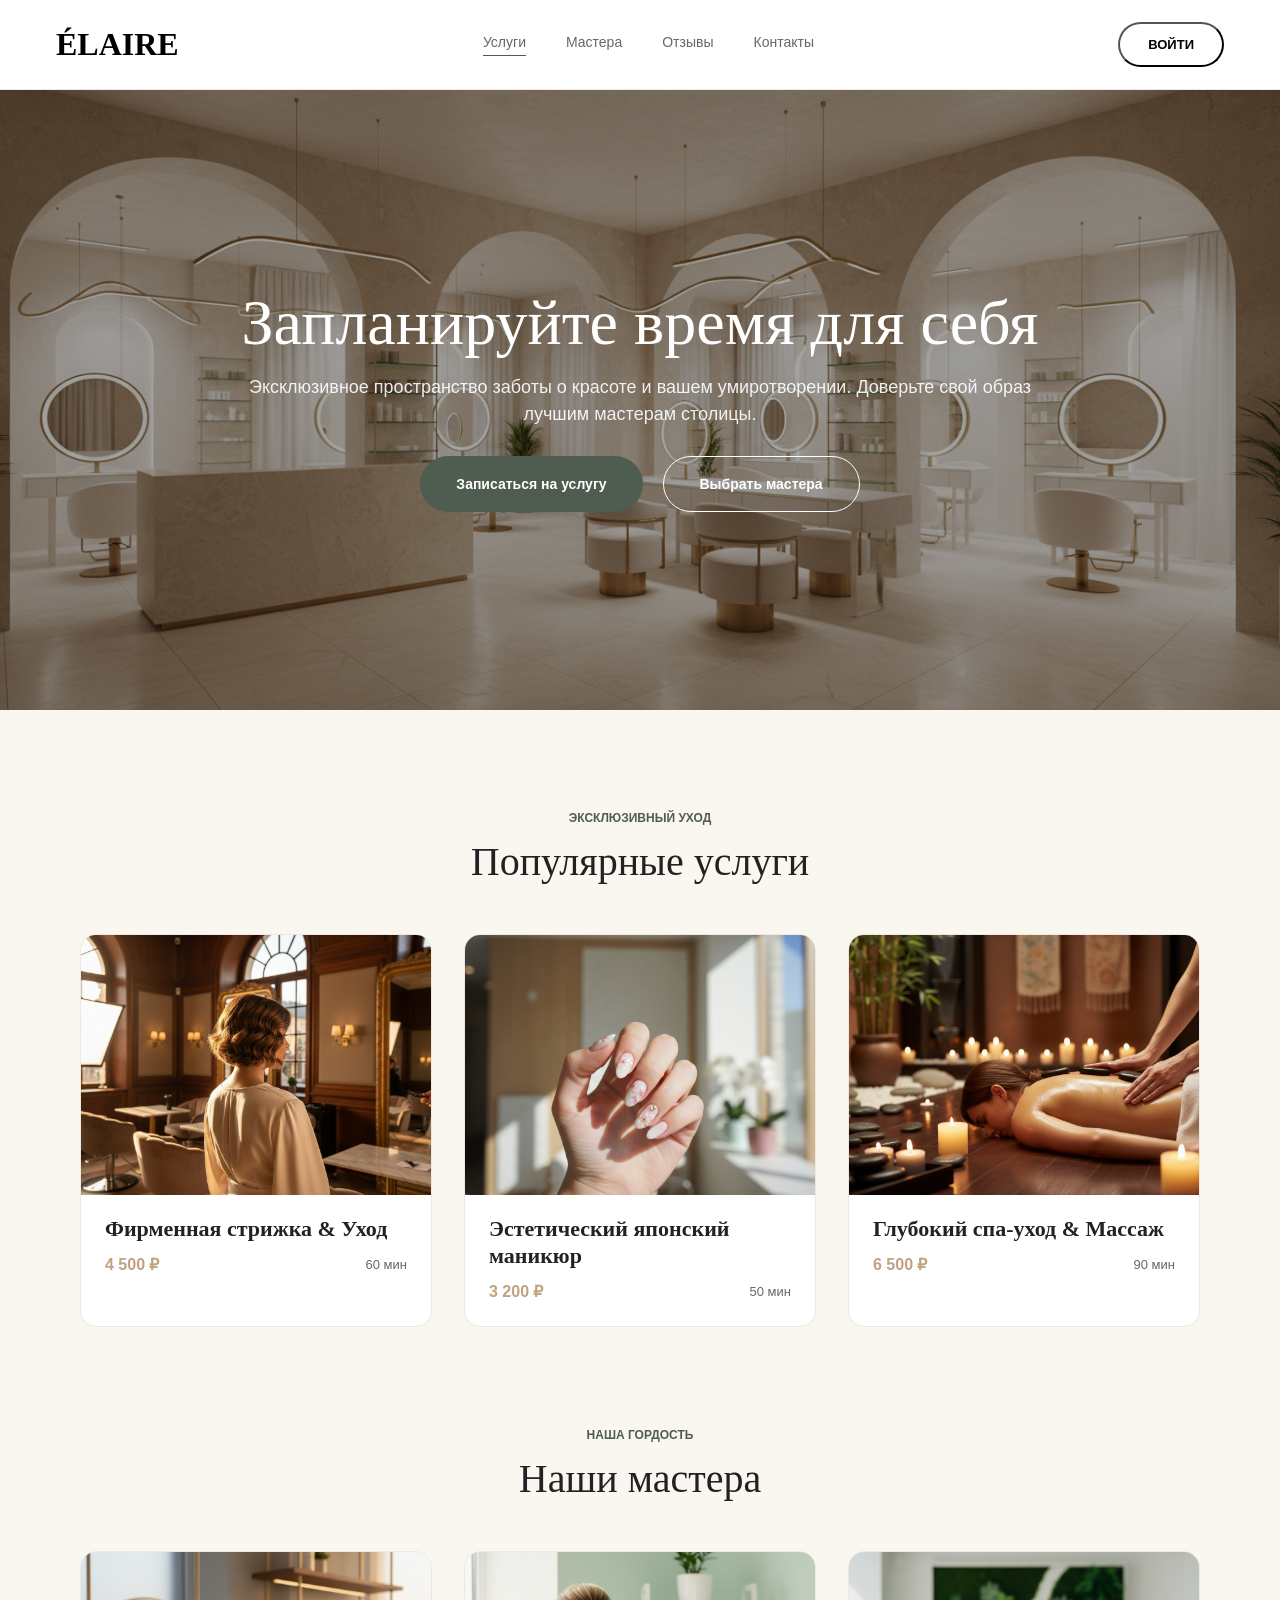
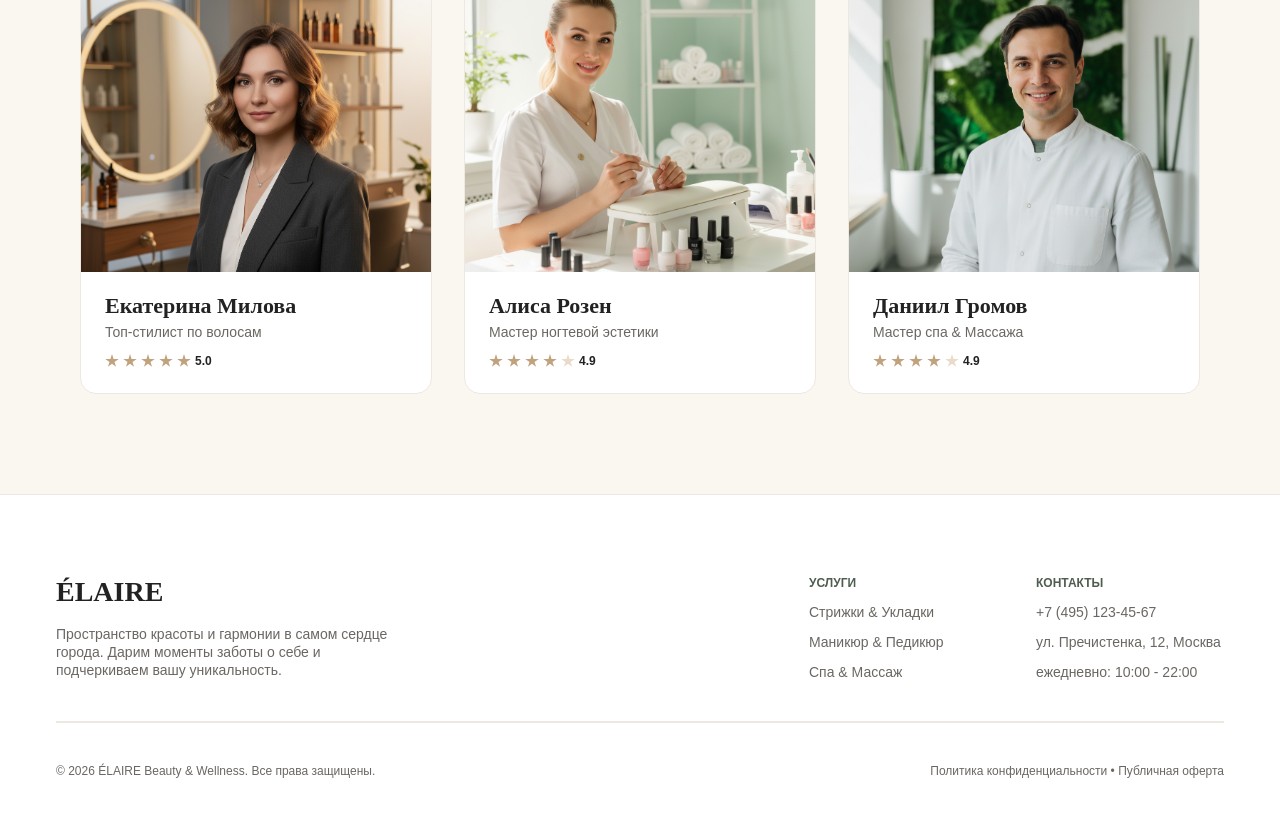
<file: frontend-1-complete/index.html>
<!DOCTYPE html>
<html lang="ru">
  <head>
    <meta charset="UTF-8" />
    <link rel="icon" type="image/svg+xml" href="/favicon.svg" />
    <meta name="viewport" content="width=device-width, initial-scale=1.0" />
    <title>ÉLAIRE — Салон услуг</title>
    <link rel="stylesheet" href="home.css" />
  </head>
  <body>
    <div class="page">
      <!-- header -->
      <header class="header">
        <div class="logo">
          <span class="logo-text">ÉLAIRE</span>
        </div>
        <nav class="nav-links">
          <div class="nav-item active"><a href="#">Услуги</a></div>
          <div class="nav-item"><a href="#">Мастера</a></div>
          <div class="nav-item"><a href="#">Отзывы</a></div>
          <div class="nav-item"><a href="#">Контакты</a></div>
        </nav>
        <button class="login-button"><span>Войти</span></button>
      </header>

      <!-- hero -->
      <section class="hero">
        <div class="hero-text-container">
          <h1 class="hero-title">Запланируйте время для себя</h1>
          <p class="hero-desc">
            Эксклюзивное пространство заботы о красоте и вашем умиротворении.
            Доверьте свой образ лучшим мастерам столицы.
          </p>
        </div>
        <div class="hero-ctas">
          <button
            class="cta-service"
            onclick="window.location.href='services.html'"
          >
            Записаться на услугу
          </button>
          <button class="cta-master">Выбрать мастера</button>
        </div>
      </section>

      <!-- popular services -->
      <section class="popular-services">
        <div class="section-header">
          <span class="section-tag">Эксклюзивный уход</span>
          <h2 class="section-title">Популярные услуги</h2>
        </div>
        <div class="services-grid">
          <article class="service-card">
            <div
              class="service-card-image"
              style="background-image: url('images/service-haircut.png')"
            ></div>
            <div class="service-card-body">
              <h3 class="service-card-title">Фирменная стрижка &amp; Уход</h3>
              <div class="service-card-meta">
                <span class="price">4 500 ₽</span>
                <span class="duration">60 мин</span>
              </div>
            </div>
          </article>
          <article class="service-card">
            <div
              class="service-card-image"
              style="background-image: url('images/service-manicure.png')"
            ></div>
            <div class="service-card-body">
              <h3 class="service-card-title">Эстетический японский маникюр</h3>
              <div class="service-card-meta">
                <span class="price">3 200 ₽</span>
                <span class="duration">50 мин</span>
              </div>
            </div>
          </article>
          <article class="service-card">
            <div
              class="service-card-image"
              style="background-image: url('images/service-spa.png')"
            ></div>
            <div class="service-card-body">
              <h3 class="service-card-title">Глубокий спа-уход &amp; Массаж</h3>
              <div class="service-card-meta">
                <span class="price">6 500 ₽</span>
                <span class="duration">90 мин</span>
              </div>
            </div>
          </article>
        </div>
      </section>

      <!-- our masters -->
      <section class="our-masters">
        <div class="section-header">
          <span class="section-tag">Наша гордость</span>
          <h2 class="section-title">Наши мастера</h2>
        </div>
        <div class="masters-grid">
          <article class="master-card">
            <div
              class="master-card-image"
              style="background-image: url('images/master-ekaterina.png')"
            ></div>
            <div class="master-card-body">
              <div class="master-info">
                <h3 class="master-name">Екатерина Милова</h3>
                <span class="master-role">Топ-стилист по волосам</span>
              </div>
              <div class="stars">
                <span class="star"></span>
                <span class="star"></span>
                <span class="star"></span>
                <span class="star"></span>
                <span class="star"></span>
                <span class="rating">5.0</span>
              </div>
            </div>
          </article>
          <article class="master-card">
            <div
              class="master-card-image"
              style="background-image: url('images/master-alisa.png')"
            ></div>
            <div class="master-card-body">
              <div class="master-info">
                <h3 class="master-name">Алиса Розен</h3>
                <span class="master-role">Мастер ногтевой эстетики</span>
              </div>
              <div class="stars">
                <span class="star"></span>
                <span class="star"></span>
                <span class="star"></span>
                <span class="star"></span>
                <span class="star star-empty"></span>
                <span class="rating">4.9</span>
              </div>
            </div>
          </article>
          <article class="master-card">
            <div
              class="master-card-image"
              style="background-image: url('images/master-daniil.png')"
            ></div>
            <div class="master-card-body">
              <div class="master-info">
                <h3 class="master-name">Даниил Громов</h3>
                <span class="master-role">Мастер спа &amp; Массажа</span>
              </div>
              <div class="stars">
                <span class="star"></span>
                <span class="star"></span>
                <span class="star"></span>
                <span class="star"></span>
                <span class="star star-empty"></span>
                <span class="rating">4.9</span>
              </div>
            </div>
          </article>
        </div>
      </section>

      <!-- footer -->
      <footer class="footer">
        <div class="footer-top">
          <div class="footer-brand">
            <span class="brand-name">ÉLAIRE</span>
            <span class="brand-desc"
              >Пространство красоты и гармонии в самом сердце города. Дарим
              моменты заботы о себе и подчеркиваем вашу уникальность.</span
            >
          </div>
          <div class="footer-links-row">
            <div class="links-col" style="width: 147px">
              <span class="col-title">Услуги</span>
              <a href="#">Стрижки &amp; Укладки</a>
              <a href="#">Маникюр &amp; Педикюр</a>
              <a href="#">Спа &amp; Массаж</a>
            </div>
            <div class="links-col" style="width: 188px">
              <span class="col-title">Контакты</span>
              <a href="#">+7 (495) 123-45-67</a>
              <a href="#">ул. Пречистенка, 12, Москва</a>
              <a href="#">ежедневно: 10:00 - 22:00</a>
            </div>
          </div>
        </div>
        <div class="footer-line"></div>
        <div class="footer-bottom">
          <span class="copy"
            >© 2026 ÉLAIRE Beauty &amp; Wellness. Все права защищены.</span
          >
          <span class="legal"
            >Политика конфиденциальности • Публичная оферта</span
          >
        </div>
      </footer>
    </div>
  </body>
</html>
</file>
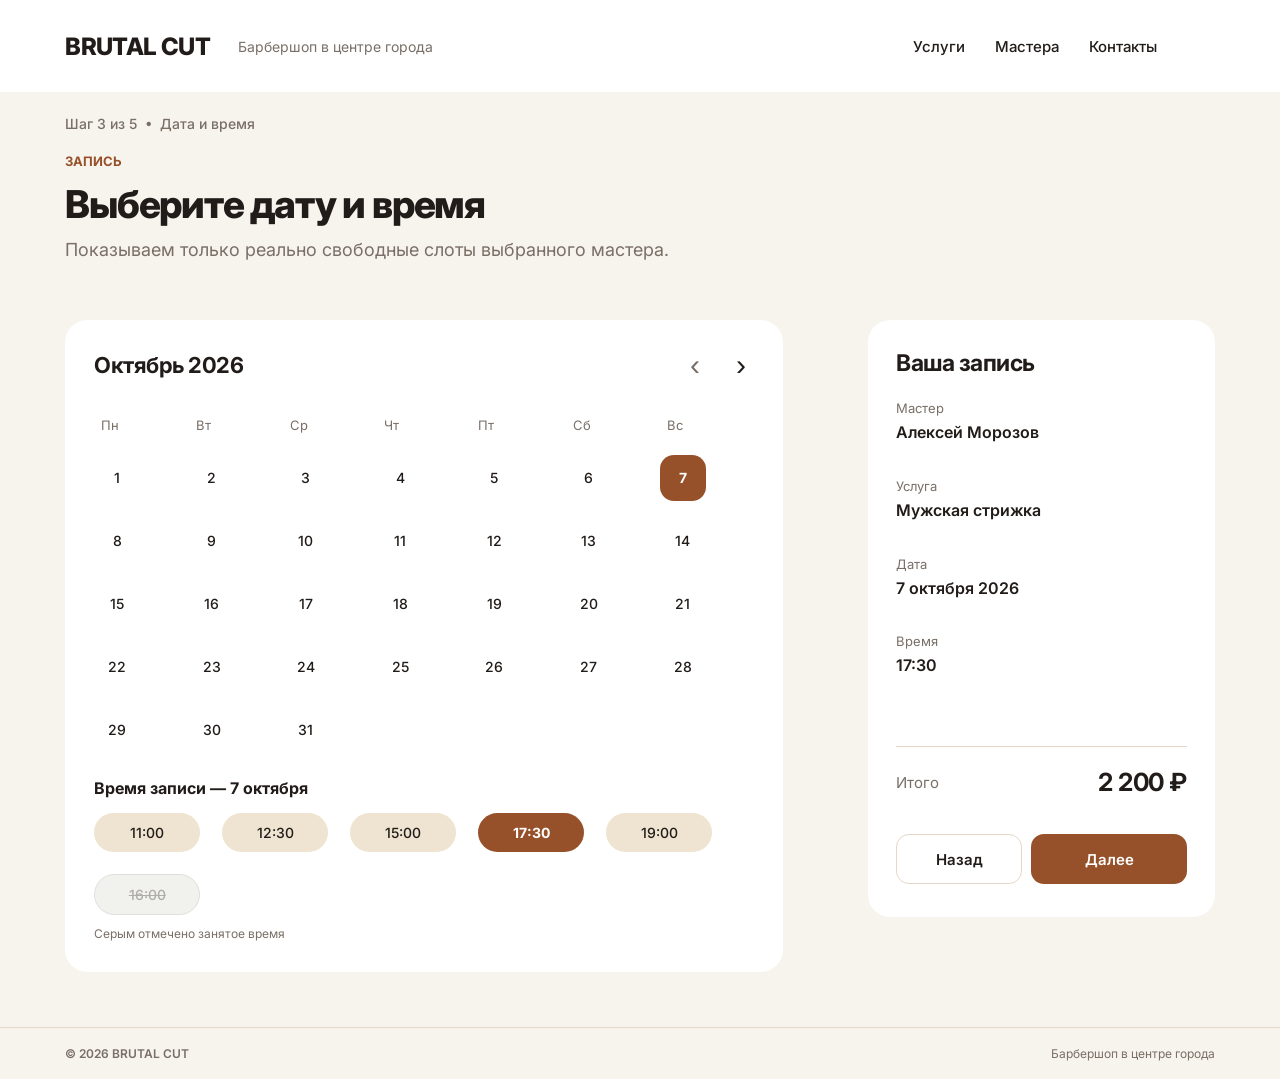
<file: frontend-1-practice/index.html>
<!DOCTYPE html>
<html lang="ru">
<head>
  <meta charset="UTF-8">
  <meta name="viewport" content="width=device-width, initial-scale=1.0">
  <title>Выбор даты и времени — BRUTAL CUT</title>
  <link rel="stylesheet" href="styles.css">
</head>
<body class="page">
  <header class="header">
    <div class="header-brand">
      <a class="brand" href="#">BRUTAL CUT</a>
      <span class="brand-description">Барбершоп в центре города</span>
    </div>
    <nav class="navigation" aria-label="Основная навигация">
      <a class="navigation-link" href="#">Услуги</a>
      <a class="navigation-link" href="#">Мастера</a>
      <a class="navigation-link" href="#">Контакты</a>
    </nav>
  </header>
  <main class="main">
    <section class="introduction" aria-labelledby="page-heading">
      <p class="step-description">Шаг 3 из 5&nbsp; • &nbsp;Дата и время</p>
      <p class="eyebrow">ЗАПИСЬ</p>
      <h1 class="page-heading" id="page-heading">Выберите дату и время</h1>
      <p class="page-description">Показываем только реально свободные слоты выбранного мастера.</p>
    </section>
    <div class="booking-layout">
      <section class="calendar-card" aria-labelledby="month-heading">
        <div class="calendar-header">
          <h2 class="month-heading" id="month-heading">Октябрь 2026</h2>
          <div class="calendar-controls">
            <button class="calendar-arrow" type="button" aria-label="Предыдущий месяц">‹</button>
            <button class="calendar-arrow" type="button" aria-label="Следующий месяц">›</button>
          </div>
        </div>
        <div class="calendar-grid" aria-label="Календарь на октябрь 2026">
          <span class="weekday">Пн</span><span class="weekday">Вт</span><span class="weekday">Ср</span><span class="weekday">Чт</span><span class="weekday">Пт</span><span class="weekday">Сб</span><span class="weekday">Вс</span>
          <button class="calendar-day" type="button">1</button><button class="calendar-day" type="button">2</button><button class="calendar-day" type="button">3</button><button class="calendar-day" type="button">4</button><button class="calendar-day" type="button">5</button><button class="calendar-day" type="button">6</button><button class="calendar-day selected" type="button" aria-pressed="true">7</button>
          <button class="calendar-day" type="button">8</button><button class="calendar-day" type="button">9</button><button class="calendar-day" type="button">10</button><button class="calendar-day" type="button">11</button><button class="calendar-day" type="button">12</button><button class="calendar-day" type="button">13</button><button class="calendar-day" type="button">14</button>
          <button class="calendar-day" type="button">15</button><button class="calendar-day" type="button">16</button><button class="calendar-day" type="button">17</button><button class="calendar-day" type="button">18</button><button class="calendar-day" type="button">19</button><button class="calendar-day" type="button">20</button><button class="calendar-day" type="button">21</button>
          <button class="calendar-day" type="button">22</button><button class="calendar-day" type="button">23</button><button class="calendar-day" type="button">24</button><button class="calendar-day" type="button">25</button><button class="calendar-day" type="button">26</button><button class="calendar-day" type="button">27</button><button class="calendar-day" type="button">28</button>
          <button class="calendar-day" type="button">29</button><button class="calendar-day" type="button">30</button><button class="calendar-day" type="button">31</button>
        </div>
        <div class="times">
          <h3 class="times-heading">Время записи — 7 октября</h3>
          <div class="time-options">
            <button class="time-option" type="button">11:00</button>
            <button class="time-option" type="button">12:30</button>
            <button class="time-option" type="button">15:00</button>
            <button class="time-option selected" type="button" aria-pressed="true">17:30</button>
            <button class="time-option" type="button">19:00</button>
            <button class="time-option unavailable" type="button" disabled aria-label="16:00 — занято">16:00</button>
          </div>
          <p class="availability-note">Серым отмечено занятое время</p>
        </div>
      </section>
      <aside class="summary-card" aria-labelledby="summary-heading">
        <h2 class="summary-heading" id="summary-heading">Ваша запись</h2>
        <dl class="booking-details">
          <div class="booking-field"><dt class="field-label">Мастер</dt><dd class="field-value">Алексей Морозов</dd></div>
          <div class="booking-field"><dt class="field-label">Услуга</dt><dd class="field-value">Мужская стрижка</dd></div>
          <div class="booking-field"><dt class="field-label">Дата</dt><dd class="field-value">7 октября 2026</dd></div>
          <div class="booking-field"><dt class="field-label">Время</dt><dd class="field-value">17:30</dd></div>
        </dl>
        <div class="summary-bottom">
          <div class="total"><span class="total-label">Итого</span><strong class="total-amount">2 200 ₽</strong></div>
          <div class="summary-actions"><a class="back-button" href="#">Назад</a><a class="next-button" href="#">Далее</a></div>
        </div>
      </aside>
    </div>
  </main>
  <footer class="site-footer"><span class="footer-copyright">© 2026 BRUTAL CUT</span><span class="footer-caption">Барбершоп в центре города</span></footer>
</body>
</html>
</file>
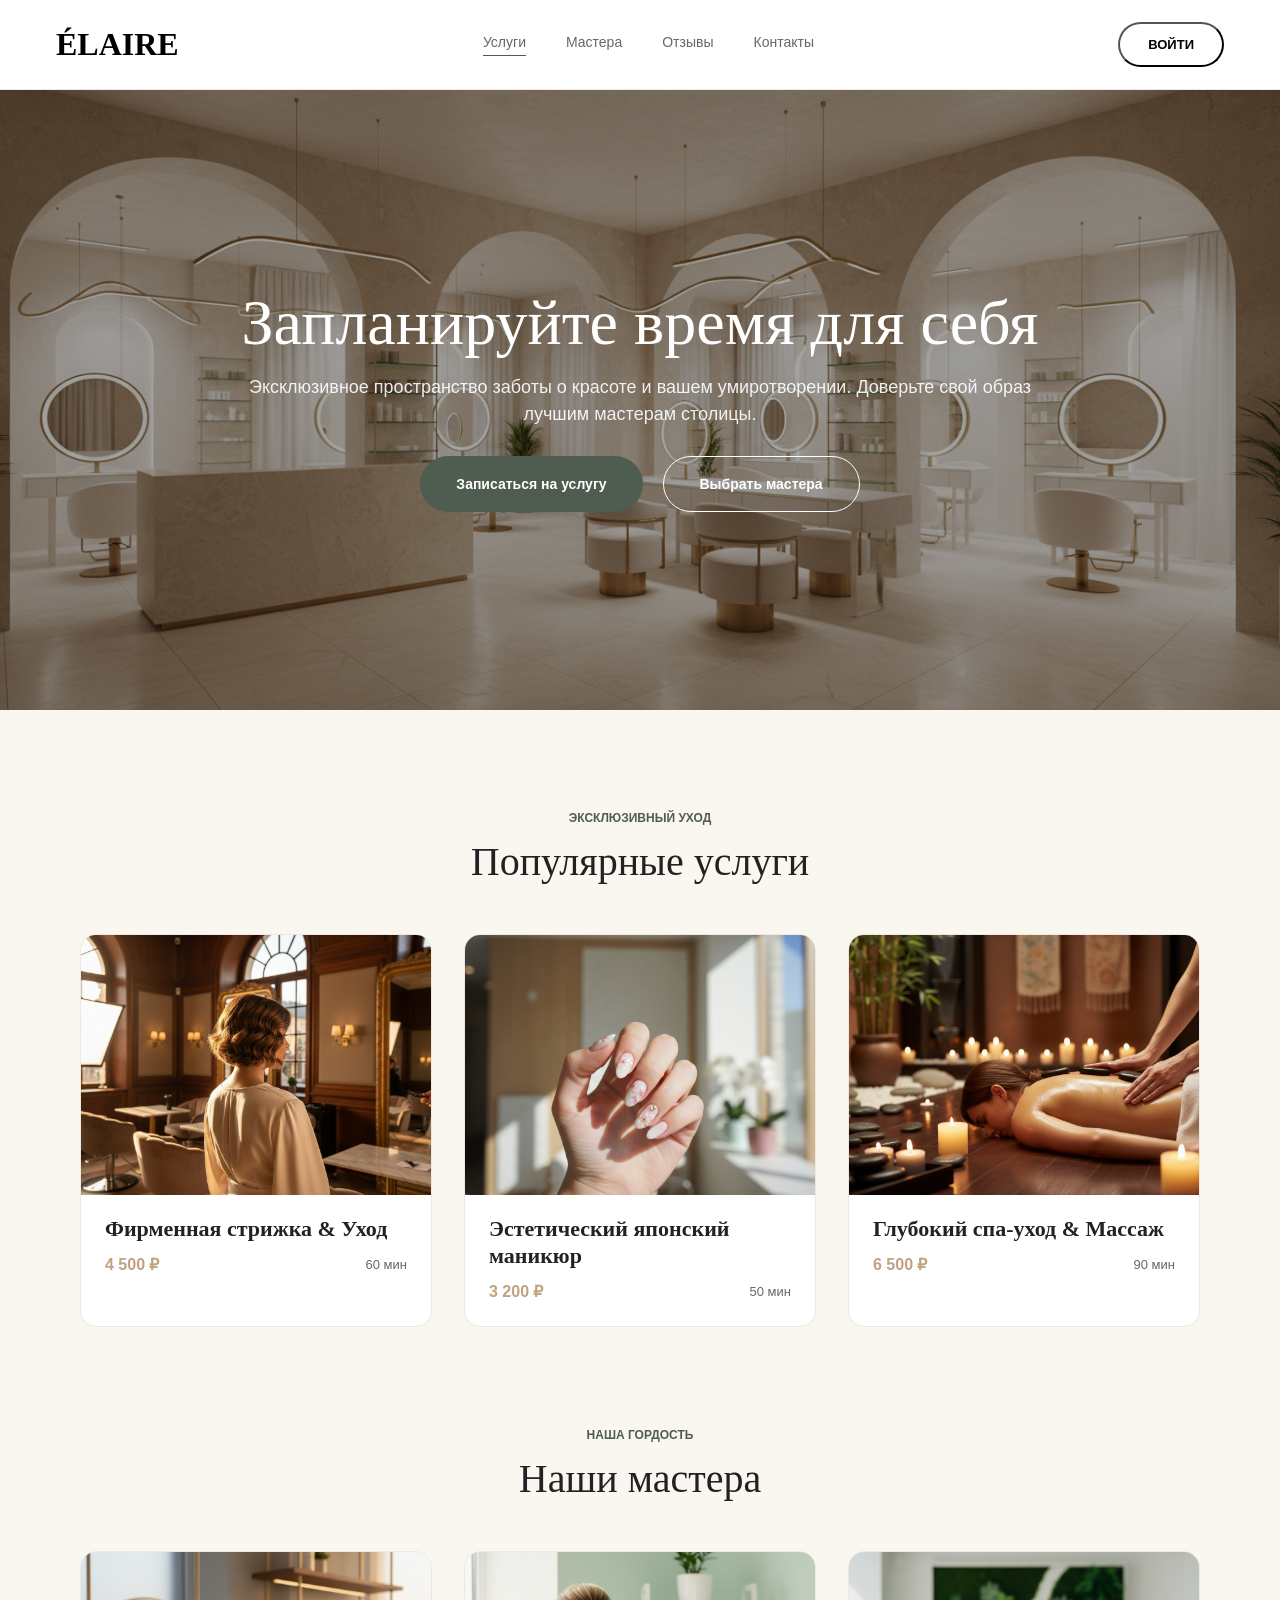
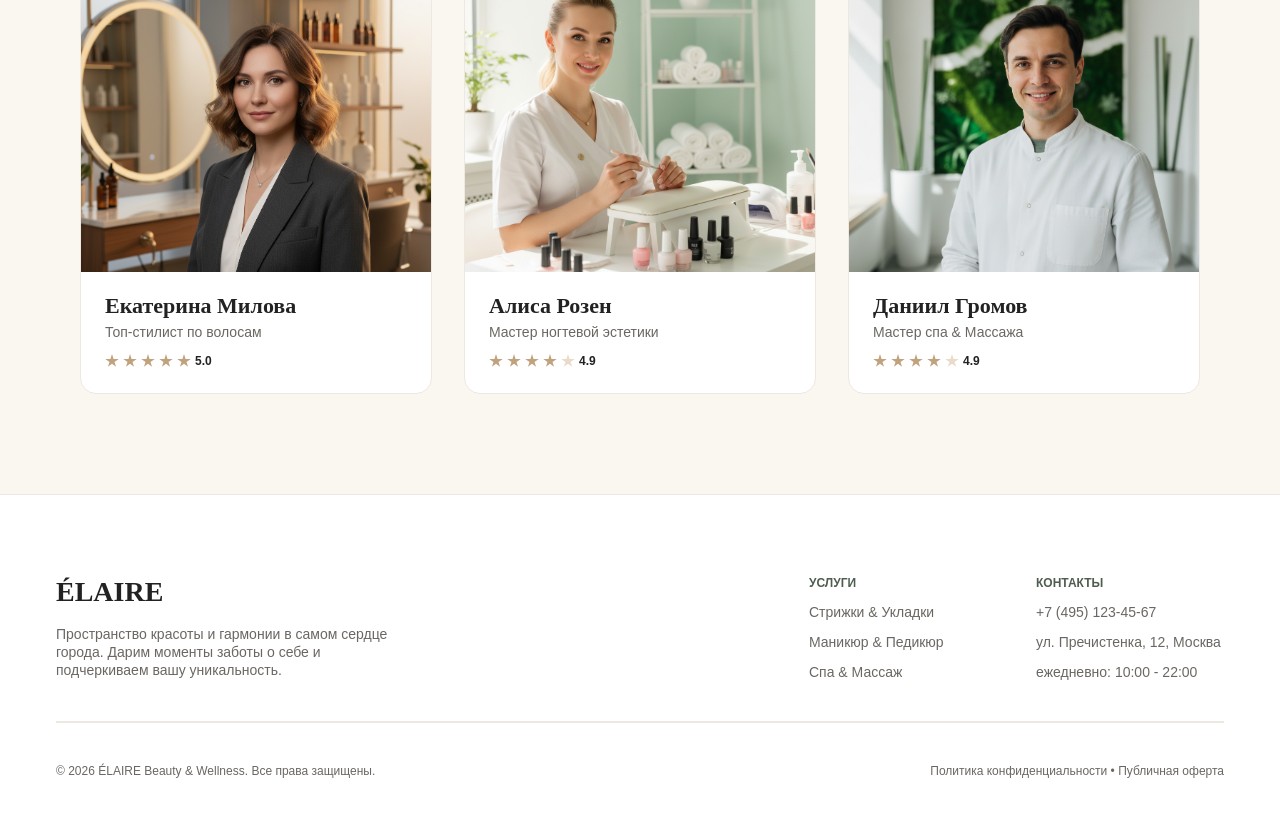
<file: frontend-2-complete/index.html>
<!DOCTYPE html>
<html lang="ru">
  <head>
    <meta charset="UTF-8" />
    <link rel="icon" type="image/svg+xml" href="/favicon.svg" />
    <meta name="viewport" content="width=device-width, initial-scale=1.0" />
    <title>ÉLAIRE — Салон услуг</title>
    <link rel="stylesheet" href="home.css" />
  </head>
  <body>
    <div class="page">
      <!-- header -->
      <header class="header">
        <div class="logo">
          <span class="logo-text">ÉLAIRE</span>
        </div>
        <nav class="nav-links">
          <div class="nav-item active"><a href="#">Услуги</a></div>
          <div class="nav-item"><a href="#">Мастера</a></div>
          <div class="nav-item"><a href="#">Отзывы</a></div>
          <div class="nav-item"><a href="#">Контакты</a></div>
        </nav>
        <button class="login-button"><span>Войти</span></button>
      </header>

      <!-- hero -->
      <section class="hero">
        <div class="hero-text-container">
          <h1 class="hero-title">Запланируйте время для себя</h1>
          <p class="hero-desc">
            Эксклюзивное пространство заботы о красоте и вашем умиротворении.
            Доверьте свой образ лучшим мастерам столицы.
          </p>
        </div>
        <div class="hero-ctas">
          <button class="cta-service">Записаться на услугу</button>
          <button class="cta-master">Выбрать мастера</button>
        </div>
      </section>

      <!-- popular services -->
      <section class="popular-services">
        <div class="section-header">
          <span class="section-tag">Эксклюзивный уход</span>
          <h2 class="section-title">Популярные услуги</h2>
        </div>
        <div class="services-grid">
          <article class="service-card">
            <div
              class="service-card-image"
              style="background-image: url('images/service-haircut.png')"
            ></div>
            <div class="service-card-body">
              <h3 class="service-card-title">Фирменная стрижка &amp; Уход</h3>
              <div class="service-card-meta">
                <span class="price">4 500 ₽</span>
                <span class="duration">60 мин</span>
              </div>
            </div>
          </article>
          <article class="service-card">
            <div
              class="service-card-image"
              style="background-image: url('images/service-manicure.png')"
            ></div>
            <div class="service-card-body">
              <h3 class="service-card-title">Эстетический японский маникюр</h3>
              <div class="service-card-meta">
                <span class="price">3 200 ₽</span>
                <span class="duration">50 мин</span>
              </div>
            </div>
          </article>
          <article class="service-card">
            <div
              class="service-card-image"
              style="background-image: url('images/service-spa.png')"
            ></div>
            <div class="service-card-body">
              <h3 class="service-card-title">Глубокий спа-уход &amp; Массаж</h3>
              <div class="service-card-meta">
                <span class="price">6 500 ₽</span>
                <span class="duration">90 мин</span>
              </div>
            </div>
          </article>
        </div>
      </section>

      <!-- our masters -->
      <section class="our-masters">
        <div class="section-header">
          <span class="section-tag">Наша гордость</span>
          <h2 class="section-title">Наши мастера</h2>
        </div>
        <div class="masters-grid">
          <article class="master-card">
            <div
              class="master-card-image"
              style="background-image: url('images/master-ekaterina.png')"
            ></div>
            <div class="master-card-body">
              <div class="master-info">
                <h3 class="master-name">Екатерина Милова</h3>
                <span class="master-role">Топ-стилист по волосам</span>
              </div>
              <div class="stars">
                <span class="star"></span>
                <span class="star"></span>
                <span class="star"></span>
                <span class="star"></span>
                <span class="star"></span>
                <span class="rating">5.0</span>
              </div>
            </div>
          </article>
          <article class="master-card">
            <div
              class="master-card-image"
              style="background-image: url('images/master-alisa.png')"
            ></div>
            <div class="master-card-body">
              <div class="master-info">
                <h3 class="master-name">Алиса Розен</h3>
                <span class="master-role">Мастер ногтевой эстетики</span>
              </div>
              <div class="stars">
                <span class="star"></span>
                <span class="star"></span>
                <span class="star"></span>
                <span class="star"></span>
                <span class="star star-empty"></span>
                <span class="rating">4.9</span>
              </div>
            </div>
          </article>
          <article class="master-card">
            <div
              class="master-card-image"
              style="background-image: url('images/master-daniil.png')"
            ></div>
            <div class="master-card-body">
              <div class="master-info">
                <h3 class="master-name">Даниил Громов</h3>
                <span class="master-role">Мастер спа &amp; Массажа</span>
              </div>
              <div class="stars">
                <span class="star"></span>
                <span class="star"></span>
                <span class="star"></span>
                <span class="star"></span>
                <span class="star star-empty"></span>
                <span class="rating">4.9</span>
              </div>
            </div>
          </article>
        </div>
      </section>

      <!-- footer -->
      <footer class="footer">
        <div class="footer-top">
          <div class="footer-brand">
            <span class="brand-name">ÉLAIRE</span>
            <span class="brand-desc"
              >Пространство красоты и гармонии в самом сердце города. Дарим
              моменты заботы о себе и подчеркиваем вашу уникальность.</span
            >
          </div>
          <div class="footer-links-row">
            <div class="links-col" style="width: 147px">
              <span class="col-title">Услуги</span>
              <a href="#">Стрижки &amp; Укладки</a>
              <a href="#">Маникюр &amp; Педикюр</a>
              <a href="#">Спа &amp; Массаж</a>
            </div>
            <div class="links-col" style="width: 188px">
              <span class="col-title">Контакты</span>
              <a href="#">+7 (495) 123-45-67</a>
              <a href="#">ул. Пречистенка, 12, Москва</a>
              <a href="#">ежедневно: 10:00 - 22:00</a>
            </div>
          </div>
        </div>
        <div class="footer-line"></div>
        <div class="footer-bottom">
          <span class="copy"
            >© 2026 ÉLAIRE Beauty &amp; Wellness. Все права защищены.</span
          >
          <span class="legal"
            >Политика конфиденциальности • Публичная оферта</span
          >
        </div>
      </footer>
    </div>
    <script src="./home.js"></script>
  </body>
</html>
</file>
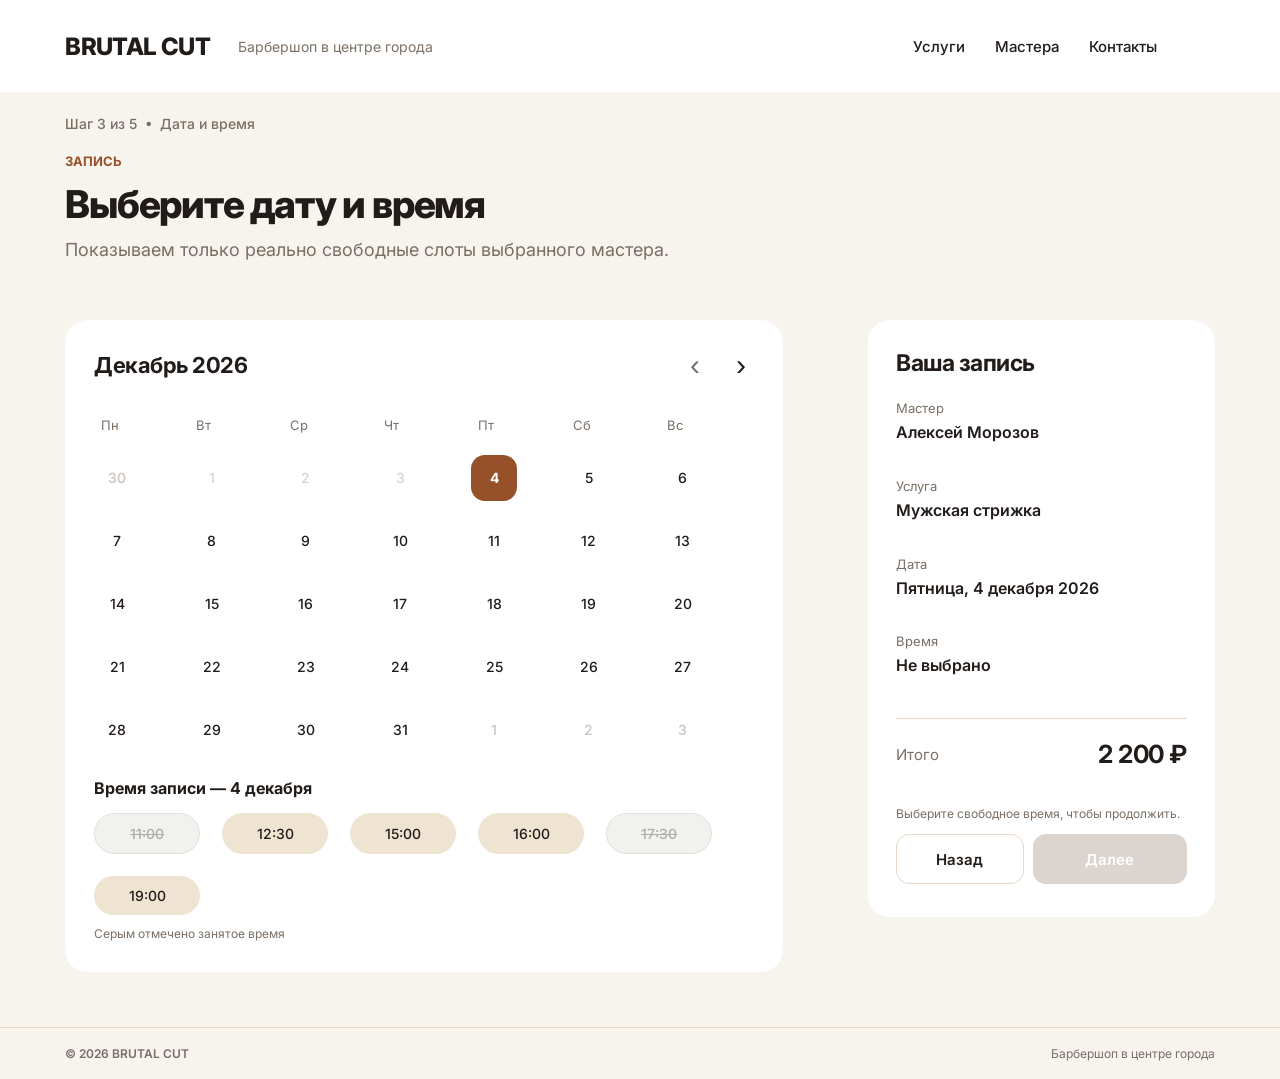
<file: frontend-2-practice/index.html>
<!DOCTYPE html>
<html lang="ru">
<head>
  <meta charset="UTF-8">
  <meta name="viewport" content="width=device-width, initial-scale=1.0">
  <title>Выбор даты и времени — BRUTAL CUT</title>
  <link rel="stylesheet" href="styles.css">
</head>
<body class="page">
  <header class="header">
    <div class="header-brand">
      <a class="brand" href="#">BRUTAL CUT</a>
      <span class="brand-description">Барбершоп в центре города</span>
    </div>
    <nav class="navigation" aria-label="Основная навигация">
      <a class="navigation-link" href="#">Услуги</a>
      <a class="navigation-link" href="#">Мастера</a>
      <a class="navigation-link" href="#">Контакты</a>
    </nav>
  </header>
  <main class="main">
    <section class="introduction" aria-labelledby="page-heading">
      <p class="step-description">Шаг 3 из 5&nbsp; • &nbsp;Дата и время</p>
      <p class="eyebrow">ЗАПИСЬ</p>
      <h1 class="page-heading" id="page-heading">Выберите дату и время</h1>
      <p class="page-description">Показываем только реально свободные слоты выбранного мастера.</p>
    </section>
    <div class="booking-layout">
      <section class="calendar-card" aria-labelledby="month-heading">
        <div class="calendar-header">
          <h2 class="month-heading" id="month-heading">Октябрь 2026</h2>
          <div class="calendar-controls">
            <button class="calendar-arrow previous-month" type="button" aria-label="Предыдущий месяц">‹</button>
            <button class="calendar-arrow next-month" type="button" aria-label="Следующий месяц">›</button>
          </div>
        </div>
        <div class="calendar-grid" aria-label="Календарь">
          </div>
        <div class="times">
          <h3 class="times-heading">Время записи</h3>
          <div class="time-options"></div>
          <p class="availability-note">Серым отмечено занятое время</p>
        </div>
      </section>
      <aside class="summary-card" aria-labelledby="summary-heading">
        <h2 class="summary-heading" id="summary-heading">Ваша запись</h2>
        <dl class="booking-details">
          <div class="booking-field"><dt class="field-label">Мастер</dt><dd class="field-value">Алексей Морозов</dd></div>
          <div class="booking-field"><dt class="field-label">Услуга</dt><dd class="field-value">Мужская стрижка</dd></div>
          <div class="booking-field"><dt class="field-label">Дата</dt><dd class="field-value selected-date">—</dd></div>
          <div class="booking-field"><dt class="field-label">Время</dt><dd class="field-value selected-time">—</dd></div>
        </dl>
        <div class="summary-bottom">
          <div class="total"><span class="total-label">Итого</span><strong class="total-amount">2 200 ₽</strong></div>
          <p class="booking-status" aria-live="polite"></p>
          <div class="summary-actions"><button class="back-button" type="button">Назад</button><button class="next-button" type="button" disabled>Далее</button></div>
        </div>
      </aside>
    </div>
  </main>
  <footer class="site-footer"><span class="footer-copyright">© 2026 BRUTAL CUT</span><span class="footer-caption">Барбершоп в центре города</span></footer>
  <script src="script.js"></script>
</body>
</html>
</file>
<file: frontend-1-complete/home.css>
/* ===== reset & base ===== */
* {
  margin: 0;
  padding: 0;
  box-sizing: border-box;
}

body {
  min-height: 100vh;
  font-family: "DM Sans", sans-serif;
}

.page {
  display: flex;
  flex-direction: column;
  min-height: 100vh;
  background: #faf6f0;
}

/* ===== header ===== */
.header {
  display: flex;
  flex-direction: row;
  justify-content: space-between;
  align-items: center;
  padding: 0px 56px;
  height: 90px;
  background: #ffffff;
  border-bottom: 1px solid #ede8e1;
}

.logo-text {
  font-family: "Cormorant Garamond", serif;
  font-weight: 600;
  font-size: 32px;
  line-height: 39px;
  cursor: pointer;
}

.nav-links {
  display: flex;
  flex-direction: row;
  gap: 40px;
}

.nav-item {
  padding-bottom: 4px;
  border-bottom: 1.5px solid transparent;
}

.nav-item.active {
  border-bottom-color: #4f5d50;
}

.nav-item a {
  font-size: 14px;
  line-height: 18px;
  color: #6b6661;
  text-decoration: none;
}

.login-button {
  padding: 12px 28px;
  border-radius: 100px;
  background: transparent;
  cursor: pointer;
  font-weight: 600;
  font-size: 13px;
  line-height: 17px;
  text-transform: uppercase;
}

/* ===== hero ===== */
.hero {
  display: flex;
  flex-direction: column;
  justify-content: center;
  align-items: center;
  padding: 0px 80px;
  gap: 28px;
  height: 620px;
  background: linear-gradient(0deg, rgba(0, 0, 0, 0.35), rgba(0, 0, 0, 0.35)),
    url("./images/hero-salon.png") center / cover no-repeat;
}

.hero-text-container {
  display: flex;
  flex-direction: column;
  align-items: center;
  gap: 16px;
  max-width: 800px;
}

.hero-title {
  font-family: "Cormorant Garamond", serif;
  font-weight: 400;
  font-size: 64px;
  line-height: 1.1;
  text-align: center;
  color: #ffffff;
}

.hero-desc {
  font-size: 18px;
  line-height: 1.5;
  text-align: center;
  color: #ffffff;
  opacity: 0.9;
}

.hero-ctas {
  display: flex;
  flex-direction: row;
  gap: 20px;
}

.cta-service {
  padding: 18px 36px;
  background: #4f5d50;
  border-radius: 100px;
  border: none;
  cursor: pointer;
  font-weight: 600;
  font-size: 14px;
  line-height: 18px;
  color: #ffffff;
}

.cta-service:hover {
  background: #3d4a3e;
}

.cta-master {
  padding: 18px 36px;
  background: transparent;
  border: 1px solid #ffffff;
  border-radius: 100px;
  cursor: pointer;
  font-weight: 600;
  font-size: 14px;
  line-height: 18px;
  color: #ffffff;
}

.cta-master:hover {
  background: rgba(255, 255, 255, 0.1);
}

/* ===== section header ===== */
.section-header {
  display: flex;
  flex-direction: column;
  align-items: center;
  gap: 12px;
  width: 100%;
}

.section-tag {
  font-weight: 700;
  font-size: 12px;
  line-height: 16px;
  text-transform: uppercase;
  color: #4f5d50;
}

.section-title {
  font-family: "Cormorant Garamond", serif;
  font-weight: 500;
  font-size: 40px;
  line-height: 48px;
  color: #222222;
}

/* ===== popular services ===== */
.popular-services {
  display: flex;
  flex-direction: column;
  align-items: flex-start;
  padding: 100px 80px 80px;
  gap: 48px;
  background: #faf6f0;
}

.services-grid {
  display: flex;
  flex-direction: row;
  gap: 32px;
  width: 100%;
}

.service-card {
  display: flex;
  flex-direction: column;
  align-items: flex-start;
  gap: 20px;
  flex: 1;
  padding-bottom: 24px;
  background: #ffffff;
  border: 1px solid #ede8e1;
  border-radius: 16px;
  overflow: hidden;
}

.service-card-image {
  width: 100%;
  height: 260px;
  background-size: cover;
  background-position: center;
  background-repeat: no-repeat;
}

.service-card-image--haircut {
  background-image: url("../images/service-haircut.png");
}

.service-card-image--manicure {
  background-image: url("../images/service-manicure.png");
}

.service-card-image--spa {
  background-image: url("../images/service-spa.png");
}

.service-card-body {
  display: flex;
  flex-direction: column;
  gap: 12px;
  padding: 0 24px;
  width: 100%;
}

.service-card-title {
  font-family: "Cormorant Garamond", serif;
  font-weight: 600;
  font-size: 22px;
  line-height: 27px;
  color: #222222;
}

.service-card-meta {
  display: flex;
  flex-direction: row;
  justify-content: space-between;
  align-items: center;
}

.service-card-meta .price {
  font-weight: 600;
  font-size: 16px;
  line-height: 21px;
  color: #c1a27e;
}

.service-card-meta .duration {
  font-size: 13px;
  line-height: 17px;
  color: #6b6661;
}

/* ===== our masters ===== */
.our-masters {
  display: flex;
  flex-direction: column;
  align-items: flex-start;
  padding: 20px 80px 100px;
  gap: 48px;
  background: #faf6f0;
}

.masters-grid {
  display: flex;
  flex-direction: row;
  gap: 32px;
  width: 100%;
}

.master-card {
  display: flex;
  flex-direction: column;
  align-items: flex-start;
  gap: 20px;
  flex: 1;
  padding-bottom: 24px;
  background: #ffffff;
  border: 1px solid #ede8e1;
  border-radius: 16px;
  overflow: hidden;
}

.master-card-image {
  width: 100%;
  height: 320px;
  background-size: cover;
  background-position: center;
  background-repeat: no-repeat;
}

.master-card-image--ekaterina {
  background-image: url("../images/master-ekaterina.png");
}

.master-card-image--alisa {
  background-image: url("../images/master-alisa.png");
}

.master-card-image--daniil {
  background-image: url("../images/master-daniil.png");
}

.master-card-body {
  display: flex;
  flex-direction: column;
  gap: 12px;
  padding: 0 24px;
  width: 100%;
}

.master-info {
  display: flex;
  flex-direction: column;
  gap: 4px;
}

.master-name {
  font-family: "Cormorant Garamond", serif;
  font-weight: 600;
  font-size: 22px;
  line-height: 27px;
  color: #222222;
}

.master-role {
  font-size: 14px;
  line-height: 18px;
  color: #6b6661;
}

.stars {
  display: flex;
  flex-direction: row;
  align-items: center;
  gap: 4px;
}

.star {
  width: 14px;
  height: 14px;
  background: #c1a27e;
  clip-path: polygon(
    50% 0%,
    61% 35%,
    98% 35%,
    68% 57%,
    79% 91%,
    50% 70%,
    21% 91%,
    32% 57%,
    2% 35%,
    39% 35%
  );
}

.star-empty {
  background: #eadbc8;
}

.rating {
  font-weight: 600;
  font-size: 12px;
  line-height: 16px;
  color: #222222;
}

/* ===== footer ===== */
.footer {
  background: #ffffff;
  display: flex;
  flex-direction: column;
  padding: 80px 56px 48px;
  border-top: 1px solid #ede8e1;
  margin-top: auto;
}

.footer-top {
  display: flex;
  flex-direction: row;
  justify-content: space-between;
  gap: 20px;
}

.footer-brand {
  display: flex;
  flex-direction: column;
  gap: 16px;
}

.footer-brand .brand-name {
  font-family: "Cormorant Garamond", serif;
  font-style: normal;
  font-weight: 600;
  font-size: 28px;
  line-height: 34px;
  color: #222222;
}

.footer-brand .brand-desc {
  max-width: 360px;
  font-size: 14px;
  line-height: 18px;
  color: #6b6661;
}

.footer-links-row {
  display: flex;
  flex-direction: row;
  gap: 80px;
}

.links-col {
  display: flex;
  flex-direction: column;
  gap: 12px;
}

.links-col .col-title {
  font-weight: 600;
  font-size: 12px;
  line-height: 16px;
  text-transform: uppercase;
  color: #4f5d50;
}

.links-col a {
  font-size: 14px;
  line-height: 18px;
  color: #6b6661;
  text-decoration: none;
}

.footer-line {
  border: 1px solid #ede8e1;
  margin-top: 40px;
  margin-bottom: 40px;
}

.footer-bottom {
  display: flex;
  flex-direction: row;
  justify-content: space-between;
  align-items: center;
  flex-grow: 0;
}

.footer-bottom .copy {
  font-size: 12px;
  line-height: 16px;
  color: #6b6661;
}

.footer-bottom .legal {
  font-size: 12px;
  line-height: 16px;
  color: #6b6661;
  margin-left: 20px;
}
</file>
<file: frontend-1-practice/styles.css>
@import url('https://fonts.googleapis.com/css2?family=Inter:wght@400;500;600;700;800&display=swap');
:root { --background:#f7f3ed; --white:#ffffff; --ink:#211c19; --muted:#796f66; --accent:#97512a; --pale:#efe4d1; --border:#e6d7c8; }
* { box-sizing:border-box; }
body.page { margin:0; min-height:100vh; background:var(--background); color:var(--ink); font-family:Inter,Arial,sans-serif; }
.header { min-height:92px; background:var(--white); display:flex; justify-content:space-between; align-items:center; padding:0 5.1%; gap:24px; }
.header-brand { display:flex; align-items:center; gap:28px; }
.brand { font-size:24px; font-weight:800; text-decoration:none; color:var(--ink); white-space:nowrap; letter-spacing:-.6px; }
.brand-description { color:var(--muted); font-size:14px; }
.navigation { display:flex; align-items:center; gap:30px; padding-right:5%; }
.navigation-link { color:var(--ink); font-weight:500; text-decoration:none; font-size:15px; }
.navigation-link:hover,.brand:hover { color:var(--accent); }
.main { max-width:1568px; padding:23px 5.1% 55px; margin:0 auto; }
.introduction { margin:0 0 57px; }
.step-description { color:var(--muted); margin:0 0 21px; font-size:14px; font-weight:500; }
.eyebrow { margin:0 0 13px; font-weight:700; color:var(--accent); font-size:13px; }
.page-heading { font-size:clamp(32px,3vw,46px); letter-spacing:-1.2px; line-height:1.18; margin:0 0 9px; font-weight:800; }
.page-description { color:var(--muted); font-size:18px; margin:0; line-height:1.5; }
.booking-layout { display:grid; grid-template-columns:minmax(0, 880fr) minmax(320px,425fr); gap:7.4%; align-items:start; }
.calendar-card { background:var(--white); border-radius:22px; min-width:0; min-height:510px; padding:28px 29px 31px; }
.calendar-header { display:flex; align-items:center; justify-content:space-between; }
.month-heading { margin:0; font-size:22px; font-weight:700; letter-spacing:-.5px; }
.calendar-controls { display:flex; gap:20px; align-items:center; }
.calendar-arrow { background:transparent; border:0; color:var(--ink); font-size:30px; line-height:1; cursor:pointer; padding:2px 8px; }
.calendar-arrow:first-child { color:var(--muted); }
.calendar-arrow:hover { color:var(--accent); }
.calendar-grid { display:grid; grid-template-columns:repeat(7,minmax(0,1fr)); grid-template-rows:42px repeat(5,63px); align-items:center; justify-items:start; margin:22px 0 17px; column-gap:0; }
.weekday { font-size:13px; color:var(--muted); padding-left:7px; }
.calendar-day { display:grid; place-items:center; width:46px; height:46px; padding:0; background:none; border:0; border-radius:14px; color:var(--ink); font:500 14px Inter,Arial,sans-serif; cursor:pointer; }
.calendar-day:hover:not(.selected) { background:var(--pale); }
.calendar-day.selected { background:var(--accent); color:var(--white); font-weight:700; }
.calendar-day.selected:hover { background:#793d1e; }
.times { margin-top:1px; }
.times-heading { font-size:16px; font-weight:700; margin:0 0 15px; }
.time-options { display:flex; flex-wrap:wrap; gap:22px; }
.time-option { background:var(--pale); color:var(--ink); border:0; border-radius:25px; padding:11px 25px; min-width:106px; font:500 14px Inter,Arial,sans-serif; cursor:pointer; }
.time-option:hover:not(.selected) { background:#e0cfb2; }
.time-option.selected { background:var(--accent); color:#fff; font-weight:700; }
.time-option.selected:hover { background:#793d1e; }
.summary-card { background:var(--white); border-radius:22px; padding:29px 28px 33px; min-height:597px; display:flex; flex-direction:column; }
.summary-heading { margin:0 0 23px; font-size:23px; letter-spacing:-.5px; font-weight:700; }
.booking-details { margin:0; display:flex; flex-direction:column; gap:34px; }
.booking-field { margin:0; }
.field-label { font-size:13px; color:var(--muted); margin-bottom:6px; }
.field-value { font-size:16px; font-weight:600; margin:0; line-height:1.35; }
.summary-bottom { margin-top:auto; }
.total { border-top:1px solid var(--border); display:flex; align-items:center; justify-content:space-between; padding:20px 0 37px; }
.total-label { font-size:15px; color:var(--muted); }
.total-amount { font-size:25px; letter-spacing:-.5px; }
.summary-actions { display:flex; gap:9px; justify-content:flex-end; }
.back-button,.next-button { display:grid; place-items:center; height:50px; border-radius:13px; text-decoration:none; font-size:15px; font-weight:600; cursor:pointer; }
.back-button { border:1px solid var(--border); background:var(--white); color:var(--ink); flex:1; }
.next-button { background:var(--accent); color:#fff; flex:1.25; }
.back-button:hover { background:var(--pale); }
.next-button:hover { background:#793d1e; }
button:focus-visible,a:focus-visible { outline:3px solid #bd8a65; outline-offset:3px; }
@media(max-width:1100px){ .booking-layout{gap:30px;grid-template-columns:minmax(0,1.5fr) minmax(300px,1fr)}.time-options{gap:10px}.time-option{min-width:90px}.calendar-grid{grid-template-rows:42px repeat(5,58px)} }
@media(max-width:760px){ .header{padding:20px 5%;flex-wrap:wrap;gap:16px}.header-brand{gap:15px;flex-wrap:wrap}.navigation{padding-right:0;gap:20px}.main{padding:26px 5% 45px}.introduction{margin-bottom:30px}.booking-layout{grid-template-columns:1fr;gap:20px}.calendar-card{min-height:0}.summary-card{min-height:480px}.calendar-grid{grid-template-rows:37px repeat(5,55px)} }
@media(max-width:420px){.brand-description{font-size:12px}.navigation-link{font-size:13px}.page-description{font-size:15px}.calendar-card,.summary-card{padding:22px 17px}.calendar-day{width:38px;height:40px}.calendar-grid{grid-template-rows:34px repeat(5,49px)}.time-options{gap:9px}.time-option{min-width:calc(33.333% - 6px);padding:11px 8px}.month-heading{font-size:19px} }
/* Состояние занятого времени */
.time-option.unavailable,
.time-option.unavailable:hover {
  background: #eeeeeb;
  border: 1px solid #dad8d3;
  color: #9c9993;
  text-decoration: line-through;
  cursor: not-allowed;
  opacity: .8;
}
.availability-note { margin: 11px 0 0; font-size: 12px; color: var(--muted); }
/* Подвал страницы */
.site-footer { display:flex; justify-content:space-between; gap:16px; padding:18px 5.1%; color:var(--muted); font-size:12px; border-top:1px solid var(--border); background:var(--background); }
.footer-copyright { font-weight:600; }
.footer-caption { font-weight:400; }
@media(max-width:420px) { .site-footer { flex-wrap:wrap; } }
</file>
<file: frontend-2-complete/home.css>
/* ===== reset & base ===== */
* {
  margin: 0;
  padding: 0;
  box-sizing: border-box;
}

body {
  min-height: 100vh;
  font-family: "DM Sans", sans-serif;
}

.page {
  display: flex;
  flex-direction: column;
  min-height: 100vh;
  background: #faf6f0;
}

/* ===== header ===== */
.header {
  display: flex;
  flex-direction: row;
  justify-content: space-between;
  align-items: center;
  padding: 0px 56px;
  height: 90px;
  background: #ffffff;
  border-bottom: 1px solid #ede8e1;
}

.logo-text {
  font-family: "Cormorant Garamond", serif;
  font-weight: 600;
  font-size: 32px;
  line-height: 39px;
  cursor: pointer;
}

.nav-links {
  display: flex;
  flex-direction: row;
  gap: 40px;
}

.nav-item {
  padding-bottom: 4px;
  border-bottom: 1.5px solid transparent;
}

.nav-item.active {
  border-bottom-color: #4f5d50;
}

.nav-item a {
  font-size: 14px;
  line-height: 18px;
  color: #6b6661;
  text-decoration: none;
}

.login-button {
  padding: 12px 28px;
  border-radius: 100px;
  background: transparent;
  cursor: pointer;
  font-weight: 600;
  font-size: 13px;
  line-height: 17px;
  text-transform: uppercase;
}

/* ===== hero ===== */
.hero {
  display: flex;
  flex-direction: column;
  justify-content: center;
  align-items: center;
  padding: 0px 80px;
  gap: 28px;
  height: 620px;
  background: linear-gradient(0deg, rgba(0, 0, 0, 0.35), rgba(0, 0, 0, 0.35)),
    url("./images/hero-salon.png") center / cover no-repeat;
}

.hero-text-container {
  display: flex;
  flex-direction: column;
  align-items: center;
  gap: 16px;
  max-width: 800px;
}

.hero-title {
  font-family: "Cormorant Garamond", serif;
  font-weight: 400;
  font-size: 64px;
  line-height: 1.1;
  text-align: center;
  color: #ffffff;
}

.hero-desc {
  font-size: 18px;
  line-height: 1.5;
  text-align: center;
  color: #ffffff;
  opacity: 0.9;
}

.hero-ctas {
  display: flex;
  flex-direction: row;
  gap: 20px;
}

.cta-service {
  padding: 18px 36px;
  background: #4f5d50;
  border-radius: 100px;
  border: none;
  cursor: pointer;
  font-weight: 600;
  font-size: 14px;
  line-height: 18px;
  color: #ffffff;
}

.cta-service:hover {
  background: #3d4a3e;
}

.cta-master {
  padding: 18px 36px;
  background: transparent;
  border: 1px solid #ffffff;
  border-radius: 100px;
  cursor: pointer;
  font-weight: 600;
  font-size: 14px;
  line-height: 18px;
  color: #ffffff;
}

.cta-master:hover {
  background: rgba(255, 255, 255, 0.1);
}

/* ===== section header ===== */
.section-header {
  display: flex;
  flex-direction: column;
  align-items: center;
  gap: 12px;
  width: 100%;
}

.section-tag {
  font-weight: 700;
  font-size: 12px;
  line-height: 16px;
  text-transform: uppercase;
  color: #4f5d50;
}

.section-title {
  font-family: "Cormorant Garamond", serif;
  font-weight: 500;
  font-size: 40px;
  line-height: 48px;
  color: #222222;
}

/* ===== popular services ===== */
.popular-services {
  display: flex;
  flex-direction: column;
  align-items: flex-start;
  padding: 100px 80px 80px;
  gap: 48px;
  background: #faf6f0;
}

.services-grid {
  display: flex;
  flex-direction: row;
  gap: 32px;
  width: 100%;
}

.service-card {
  display: flex;
  flex-direction: column;
  align-items: flex-start;
  gap: 20px;
  flex: 1;
  padding-bottom: 24px;
  background: #ffffff;
  border: 1px solid #ede8e1;
  border-radius: 16px;
  overflow: hidden;
}

.service-card-image {
  width: 100%;
  height: 260px;
  background-size: cover;
  background-position: center;
  background-repeat: no-repeat;
}

.service-card-image--haircut {
  background-image: url("../images/service-haircut.png");
}

.service-card-image--manicure {
  background-image: url("../images/service-manicure.png");
}

.service-card-image--spa {
  background-image: url("../images/service-spa.png");
}

.service-card-body {
  display: flex;
  flex-direction: column;
  gap: 12px;
  padding: 0 24px;
  width: 100%;
}

.service-card-title {
  font-family: "Cormorant Garamond", serif;
  font-weight: 600;
  font-size: 22px;
  line-height: 27px;
  color: #222222;
}

.service-card-meta {
  display: flex;
  flex-direction: row;
  justify-content: space-between;
  align-items: center;
}

.service-card-meta .price {
  font-weight: 600;
  font-size: 16px;
  line-height: 21px;
  color: #c1a27e;
}

.service-card-meta .duration {
  font-size: 13px;
  line-height: 17px;
  color: #6b6661;
}

/* ===== our masters ===== */
.our-masters {
  display: flex;
  flex-direction: column;
  align-items: flex-start;
  padding: 20px 80px 100px;
  gap: 48px;
  background: #faf6f0;
}

.masters-grid {
  display: flex;
  flex-direction: row;
  gap: 32px;
  width: 100%;
}

.master-card {
  display: flex;
  flex-direction: column;
  align-items: flex-start;
  gap: 20px;
  flex: 1;
  padding-bottom: 24px;
  background: #ffffff;
  border: 1px solid #ede8e1;
  border-radius: 16px;
  overflow: hidden;
}

.master-card-image {
  width: 100%;
  height: 320px;
  background-size: cover;
  background-position: center;
  background-repeat: no-repeat;
}

.master-card-image--ekaterina {
  background-image: url("../images/master-ekaterina.png");
}

.master-card-image--alisa {
  background-image: url("../images/master-alisa.png");
}

.master-card-image--daniil {
  background-image: url("../images/master-daniil.png");
}

.master-card-body {
  display: flex;
  flex-direction: column;
  gap: 12px;
  padding: 0 24px;
  width: 100%;
}

.master-info {
  display: flex;
  flex-direction: column;
  gap: 4px;
}

.master-name {
  font-family: "Cormorant Garamond", serif;
  font-weight: 600;
  font-size: 22px;
  line-height: 27px;
  color: #222222;
}

.master-role {
  font-size: 14px;
  line-height: 18px;
  color: #6b6661;
}

.stars {
  display: flex;
  flex-direction: row;
  align-items: center;
  gap: 4px;
}

.star {
  width: 14px;
  height: 14px;
  background: #c1a27e;
  clip-path: polygon(
    50% 0%,
    61% 35%,
    98% 35%,
    68% 57%,
    79% 91%,
    50% 70%,
    21% 91%,
    32% 57%,
    2% 35%,
    39% 35%
  );
}

.star-empty {
  background: #eadbc8;
}

.rating {
  font-weight: 600;
  font-size: 12px;
  line-height: 16px;
  color: #222222;
}

/* ===== footer ===== */
.footer {
  background: #ffffff;
  display: flex;
  flex-direction: column;
  padding: 80px 56px 48px;
  border-top: 1px solid #ede8e1;
  margin-top: auto;
}

.footer-top {
  display: flex;
  flex-direction: row;
  justify-content: space-between;
  gap: 20px;
}

.footer-brand {
  display: flex;
  flex-direction: column;
  gap: 16px;
}

.footer-brand .brand-name {
  font-family: "Cormorant Garamond", serif;
  font-style: normal;
  font-weight: 600;
  font-size: 28px;
  line-height: 34px;
  color: #222222;
}

.footer-brand .brand-desc {
  max-width: 360px;
  font-size: 14px;
  line-height: 18px;
  color: #6b6661;
}

.footer-links-row {
  display: flex;
  flex-direction: row;
  gap: 80px;
}

.links-col {
  display: flex;
  flex-direction: column;
  gap: 12px;
}

.links-col .col-title {
  font-weight: 600;
  font-size: 12px;
  line-height: 16px;
  text-transform: uppercase;
  color: #4f5d50;
}

.links-col a {
  font-size: 14px;
  line-height: 18px;
  color: #6b6661;
  text-decoration: none;
}

.footer-line {
  border: 1px solid #ede8e1;
  margin-top: 40px;
  margin-bottom: 40px;
}

.footer-bottom {
  display: flex;
  flex-direction: row;
  justify-content: space-between;
  align-items: center;
  flex-grow: 0;
}

.footer-bottom .copy {
  font-size: 12px;
  line-height: 16px;
  color: #6b6661;
}

.footer-bottom .legal {
  font-size: 12px;
  line-height: 16px;
  color: #6b6661;
  margin-left: 20px;
}
</file>
<file: frontend-2-practice/styles.css>
@import url('https://fonts.googleapis.com/css2?family=Inter:wght@400;500;600;700;800&display=swap');
:root { --background:#f7f3ed; --white:#ffffff; --ink:#211c19; --muted:#796f66; --accent:#97512a; --pale:#efe4d1; --border:#e6d7c8; }
* { box-sizing:border-box; }
body.page { margin:0; min-height:100vh; background:var(--background); color:var(--ink); font-family:Inter,Arial,sans-serif; }
.header { min-height:92px; background:var(--white); display:flex; justify-content:space-between; align-items:center; padding:0 5.1%; gap:24px; }
.header-brand { display:flex; align-items:center; gap:28px; }
.brand { font-size:24px; font-weight:800; text-decoration:none; color:var(--ink); white-space:nowrap; letter-spacing:-.6px; }
.brand-description { color:var(--muted); font-size:14px; }
.navigation { display:flex; align-items:center; gap:30px; padding-right:5%; }
.navigation-link { color:var(--ink); font-weight:500; text-decoration:none; font-size:15px; }
.navigation-link:hover,.brand:hover { color:var(--accent); }
.main { max-width:1568px; padding:23px 5.1% 55px; margin:0 auto; }
.introduction { margin:0 0 57px; }
.step-description { color:var(--muted); margin:0 0 21px; font-size:14px; font-weight:500; }
.eyebrow { margin:0 0 13px; font-weight:700; color:var(--accent); font-size:13px; }
.page-heading { font-size:clamp(32px,3vw,46px); letter-spacing:-1.2px; line-height:1.18; margin:0 0 9px; font-weight:800; }
.page-description { color:var(--muted); font-size:18px; margin:0; line-height:1.5; }
.booking-layout { display:grid; grid-template-columns:minmax(0, 880fr) minmax(320px,425fr); gap:7.4%; align-items:start; }
.calendar-card { background:var(--white); border-radius:22px; min-width:0; min-height:510px; padding:28px 29px 31px; }
.calendar-header { display:flex; align-items:center; justify-content:space-between; }
.month-heading { margin:0; font-size:22px; font-weight:700; letter-spacing:-.5px; }
.calendar-controls { display:flex; gap:20px; align-items:center; }
.calendar-arrow { background:transparent; border:0; color:var(--ink); font-size:30px; line-height:1; cursor:pointer; padding:2px 8px; }
.calendar-arrow:first-child { color:var(--muted); }
.calendar-arrow:hover { color:var(--accent); }
.calendar-grid { display:grid; grid-template-columns:repeat(7,minmax(0,1fr)); grid-template-rows:42px repeat(5,63px); align-items:center; justify-items:start; margin:22px 0 17px; column-gap:0; }
.weekday { font-size:13px; color:var(--muted); padding-left:7px; }
.calendar-day { display:grid; place-items:center; width:46px; height:46px; padding:0; background:none; border:0; border-radius:14px; color:var(--ink); font:500 14px Inter,Arial,sans-serif; cursor:pointer; }
.calendar-day:hover:not(.selected) { background:var(--pale); }
.calendar-day.selected { background:var(--accent); color:var(--white); font-weight:700; }
.calendar-day.selected:hover { background:#793d1e; }
.times { margin-top:1px; }
.times-heading { font-size:16px; font-weight:700; margin:0 0 15px; }
.time-options { display:flex; flex-wrap:wrap; gap:22px; }
.time-option { background:var(--pale); color:var(--ink); border:0; border-radius:25px; padding:11px 25px; min-width:106px; font:500 14px Inter,Arial,sans-serif; cursor:pointer; }
.time-option:hover:not(.selected) { background:#e0cfb2; }
.time-option.selected { background:var(--accent); color:#fff; font-weight:700; }
.time-option.selected:hover { background:#793d1e; }
.summary-card { background:var(--white); border-radius:22px; padding:29px 28px 33px; min-height:597px; display:flex; flex-direction:column; }
.summary-heading { margin:0 0 23px; font-size:23px; letter-spacing:-.5px; font-weight:700; }
.booking-details { margin:0; display:flex; flex-direction:column; gap:34px; }
.booking-field { margin:0; }
.field-label { font-size:13px; color:var(--muted); margin-bottom:6px; }
.field-value { font-size:16px; font-weight:600; margin:0; line-height:1.35; }
.summary-bottom { margin-top:auto; }
.total { border-top:1px solid var(--border); display:flex; align-items:center; justify-content:space-between; padding:20px 0 37px; }
.total-label { font-size:15px; color:var(--muted); }
.total-amount { font-size:25px; letter-spacing:-.5px; }
.summary-actions { display:flex; gap:9px; justify-content:flex-end; }
.back-button,.next-button { display:grid; place-items:center; height:50px; border-radius:13px; text-decoration:none; font-size:15px; font-weight:600; cursor:pointer; }
.back-button { border:1px solid var(--border); background:var(--white); color:var(--ink); flex:1; }
.next-button { background:var(--accent); color:#fff; flex:1.25; }
.back-button:hover { background:var(--pale); }
.next-button:hover { background:#793d1e; }
button:focus-visible,a:focus-visible { outline:3px solid #bd8a65; outline-offset:3px; }
@media(max-width:1100px){ .booking-layout{gap:30px;grid-template-columns:minmax(0,1.5fr) minmax(300px,1fr)}.time-options{gap:10px}.time-option{min-width:90px}.calendar-grid{grid-template-rows:42px repeat(5,58px)} }
@media(max-width:760px){ .header{padding:20px 5%;flex-wrap:wrap;gap:16px}.header-brand{gap:15px;flex-wrap:wrap}.navigation{padding-right:0;gap:20px}.main{padding:26px 5% 45px}.introduction{margin-bottom:30px}.booking-layout{grid-template-columns:1fr;gap:20px}.calendar-card{min-height:0}.summary-card{min-height:480px}.calendar-grid{grid-template-rows:37px repeat(5,55px)} }
@media(max-width:420px){.brand-description{font-size:12px}.navigation-link{font-size:13px}.page-description{font-size:15px}.calendar-card,.summary-card{padding:22px 17px}.calendar-day{width:38px;height:40px}.calendar-grid{grid-template-rows:34px repeat(5,49px)}.time-options{gap:9px}.time-option{min-width:calc(33.333% - 6px);padding:11px 8px}.month-heading{font-size:19px} }
/* Состояние занятого времени */
.time-option.unavailable,
.time-option.unavailable:hover {
  background: #eeeeeb;
  border: 1px solid #dad8d3;
  color: #9c9993;
  text-decoration: line-through;
  cursor: not-allowed;
  opacity: .8;
}
.availability-note { margin: 11px 0 0; font-size: 12px; color: var(--muted); }
/* Подвал страницы */
.site-footer { display:flex; justify-content:space-between; gap:16px; padding:18px 5.1%; color:var(--muted); font-size:12px; border-top:1px solid var(--border); background:var(--background); }
.footer-copyright { font-weight:600; }
.footer-caption { font-weight:400; }
@media(max-width:420px) { .site-footer { flex-wrap:wrap; } }

.calendar-day.disabled, .calendar-day.disabled:hover { color:#b7b2ab; background:transparent; cursor:not-allowed; opacity:.55; }
.calendar-day.other-month { color:#c9c3bc; cursor:default; }
.calendar-day.other-month:hover { background:transparent; }
.next-button { border:0; cursor:pointer; font-family:inherit; }
.next-button:disabled { opacity:.48; cursor:not-allowed; background:#b8a79a; }
.back-button { font-family:inherit; cursor:pointer; }
.booking-status { min-height:18px; margin:0 0 10px; font-size:12px; color:var(--muted); }
.calendar-day:focus-visible,.time-option:focus-visible { outline:3px solid #bd8a65; outline-offset:2px; }
</file>
